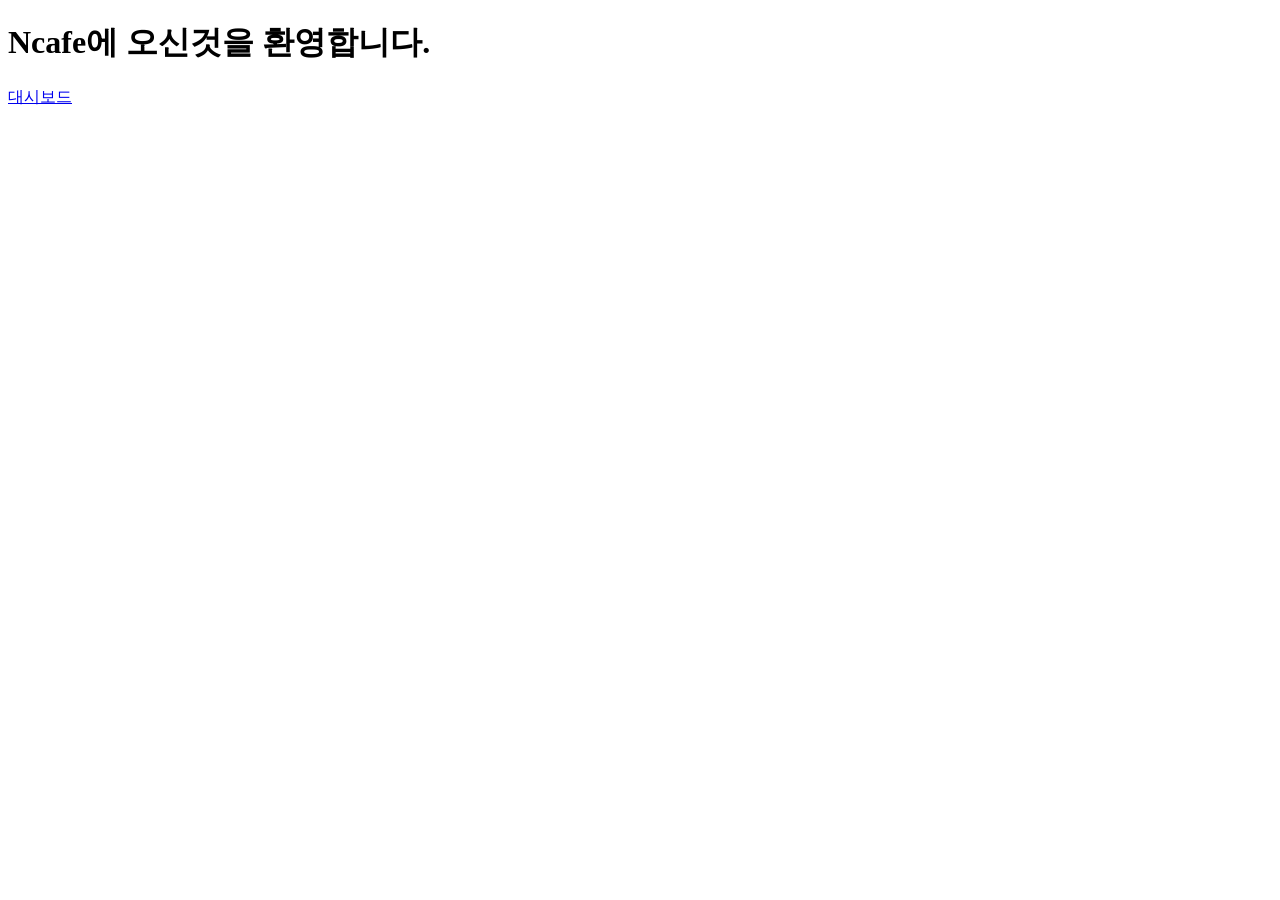
<file: index.html>
<!DOCTYPE html>
<html lang="en">
<head>
    <meta charset="UTF-8">
    <meta name="viewport" content="width=device-width, initial-scale=1.0">
    <title>Document</title>
</head>
<body>
    <header>
        <h1>Ncafe에 오신것을 환영합니다.</h1>
        <div>
            <!-- 현재 디렉토리(./)에서 admin 에 있는 index.html 로 가겠다
                    ./ 는 생략 가능 -->
            <a href="admin/index.html">대시보드</a>
        </div>
    </header>
    
</body>
</html>
</file>
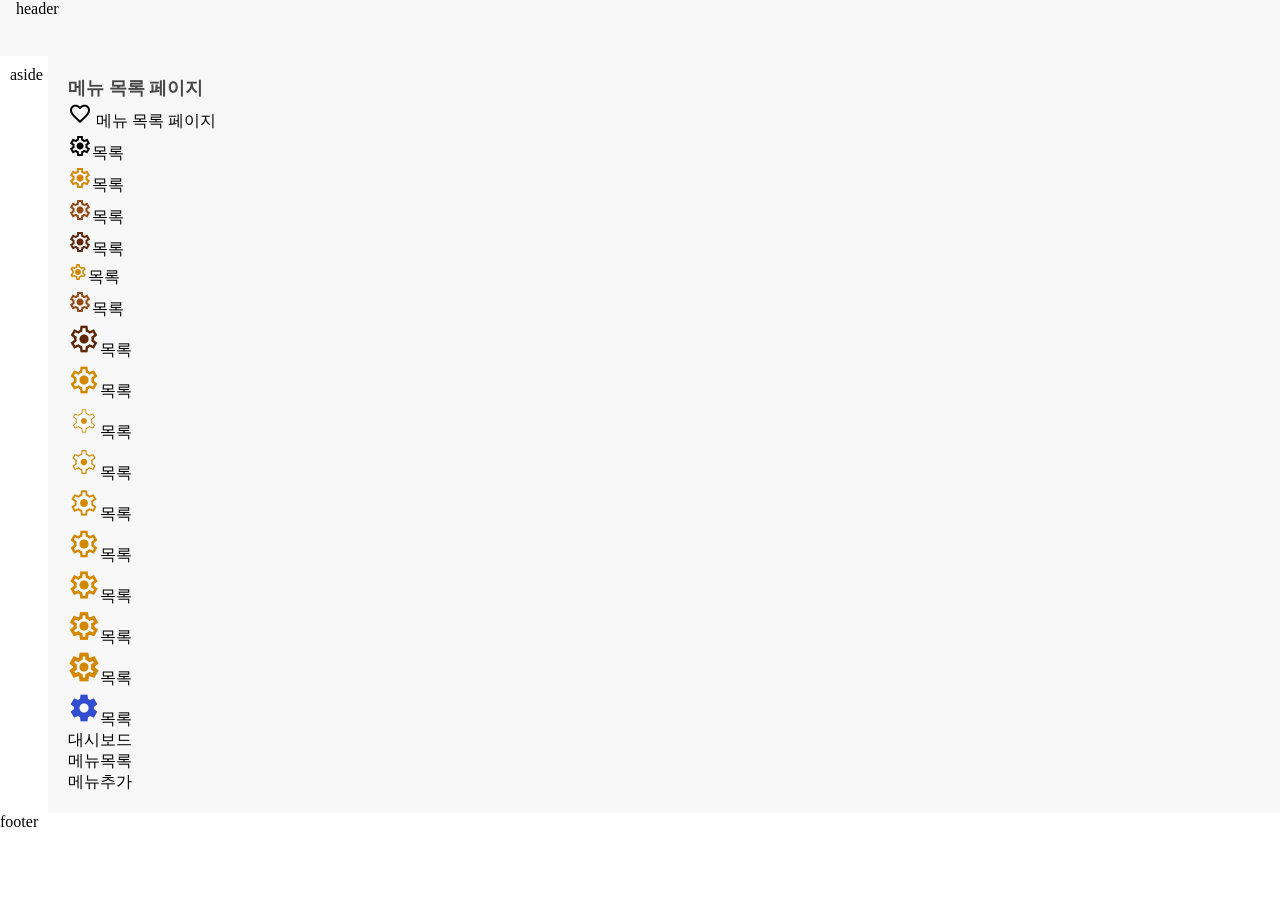
<file: admin/layout-2.html>
<!DOCTYPE html>
<html lang="en">

<head>
    <meta charset="UTF-8">
    <meta name="viewport" content="width=device-width, initial-scale=1.0">
    <title>Document</title>
    <link rel="stylesheet"
        href="https://fonts.googleapis.com/css2?family=Material+Symbols+Outlined:opsz,wght,FILL,GRAD@20..48,100..700,0..1,-50..200" />
    <link rel="stylesheet" href="../css/reset.css">
    <link rel="stylesheet" href="../css/style.css">
    <link rel="stylesheet" href="layout-2.css">
</head>

<body>
    <div id="root">
        <header class="header">header</header>
        <div class="body">
            <aside class="aside">aside</aside>
            <main>
                <h1 class="heading:1">메뉴 목록 페이지</h1>
                <h1 class="n-icon icon:favorite">
                    <!-- ::before  -->
                    메뉴 목록 페이지
                    <!-- ::after  -->
                </h1>
                <section>
                    <h1 class="n-icon icon:settings">목록</h1>
                    <h1 class="n-icon icon:settings icon-color:main-1">목록</h1>
                    <h1 class="n-icon icon:settings icon-color:main-2">목록</h1>
                    <h1 class="n-icon icon:settings icon-color:main-3">목록</h1>
                    <h1 class="n-icon icon:settings icon-color:main-1 icon-size:1">목록</h1>
                    <h1 class="n-icon icon:settings icon-color:main-2 icon-size:2">목록</h1>
                    <h1 class="n-icon icon:settings icon-color:main-3 icon-size:3">목록</h1>
                    <h1 class="n-icon icon:settings icon-color:main-1 icon-size:4">목록</h1>
                    <h1 class="n-icon icon:settings icon-color:main-1 icon-size:4 icon-weight:1">목록</h1>
                    <h1 class="n-icon icon:settings icon-color:main-1 icon-size:4 icon-weight:2">목록</h1>
                    <h1 class="n-icon icon:settings icon-color:main-1 icon-size:4 icon-weight:3">목록</h1>
                    <h1 class="n-icon icon:settings icon-color:main-1 icon-size:4 icon-weight:4">목록</h1>
                    <h1 class="n-icon icon:settings icon-color:main-1 icon-size:4 icon-weight:5">목록</h1>
                    <h1 class="n-icon icon:settings icon-color:main-1 icon-size:4 icon-weight:6">목록</h1>
                    <h1 class="n-icon icon:settings icon-color:main-1 icon-size:4 icon-weight:7">목록</h1>
                    <h1 class="n-icon icon:settings icon-color:accent-1 icon-size:4 icon-fill:1">목록</h1>
                    <ul>
                        <li><a href="/admin/index.html">대시보드</a></li>
                        <li><a href="/admin/menu/list.html">메뉴목록</a></li>
                        <li><a href="/admin/menu/create.html">메뉴추가</a></li>
                    </ul>
                </section>
            </main>
        </div>
        <footer class="footer">footer</footer>
    </div>
</body>
<!--  footer e -->

</html>
</file>
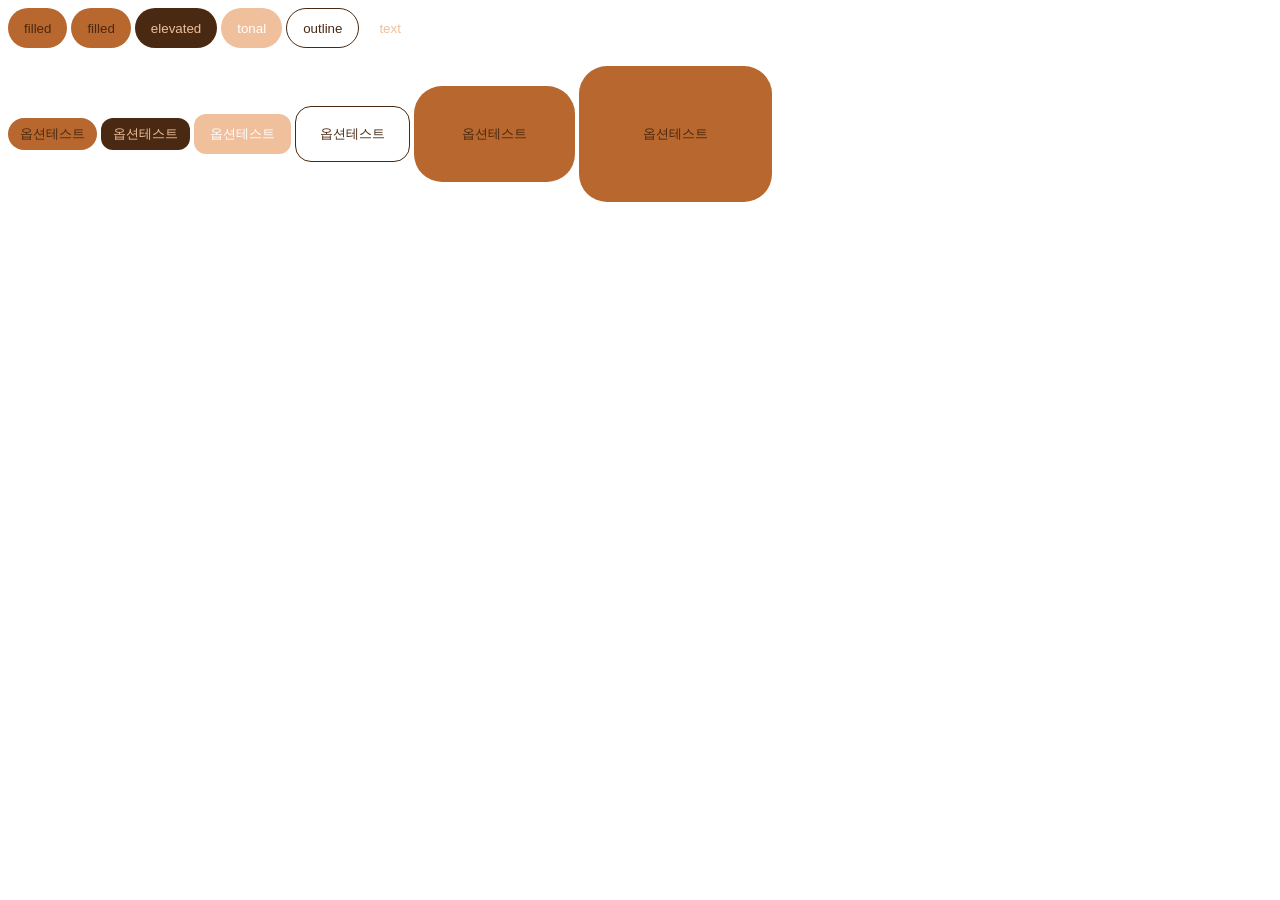
<file: admin/n-btn.html>
<!DOCTYPE html>
<html lang="en">
<head>
    <meta charset="UTF-8">
    <meta name="viewport" content="width=device-width, initial-scale=1.0">
    <title>Document</title>
    <link rel="stylesheet" href="../css/style.css">
    <link rel="stylesheet" href="../css/n-btn.css">
</head>
<body>
    <button class="n-btn">filled</button>
    
    <button class="n-btn n-btn:filled">filled</button>
    <button class="n-btn n-btn:elevated">elevated</button>
    <button class="n-btn n-btn:tonal">tonal</button>
    <button class="n-btn n-btn:outline">outline</button>
    <button class="n-btn n-btn:text">text</button>

    <br>
    <br>
    <button class="n-btn n-btn:filled n-btn:size-xs n-btn:shape-round">옵션테스트</button>
    <button class="n-btn n-btn:elevated n-btn:size-xs n-btn:shape-square-xs">옵션테스트</button>
    <button class="n-btn n-btn:tonal n-btn:size-s n-btn:shape-square-s">옵션테스트</button>
    <button class="n-btn n-btn:outline n-btn:size-m n-btn:shape-square-m">옵션테스트</button>
    <button class="n-btn n-btn:filled n-btn:size-l n-btn:shape-square-l">옵션테스트</button>
    <button class="n-btn n-btn:filled n-btn:size-xl n-btn:shape-square-xl">옵션테스트</button>
</body>
</html>
</file>
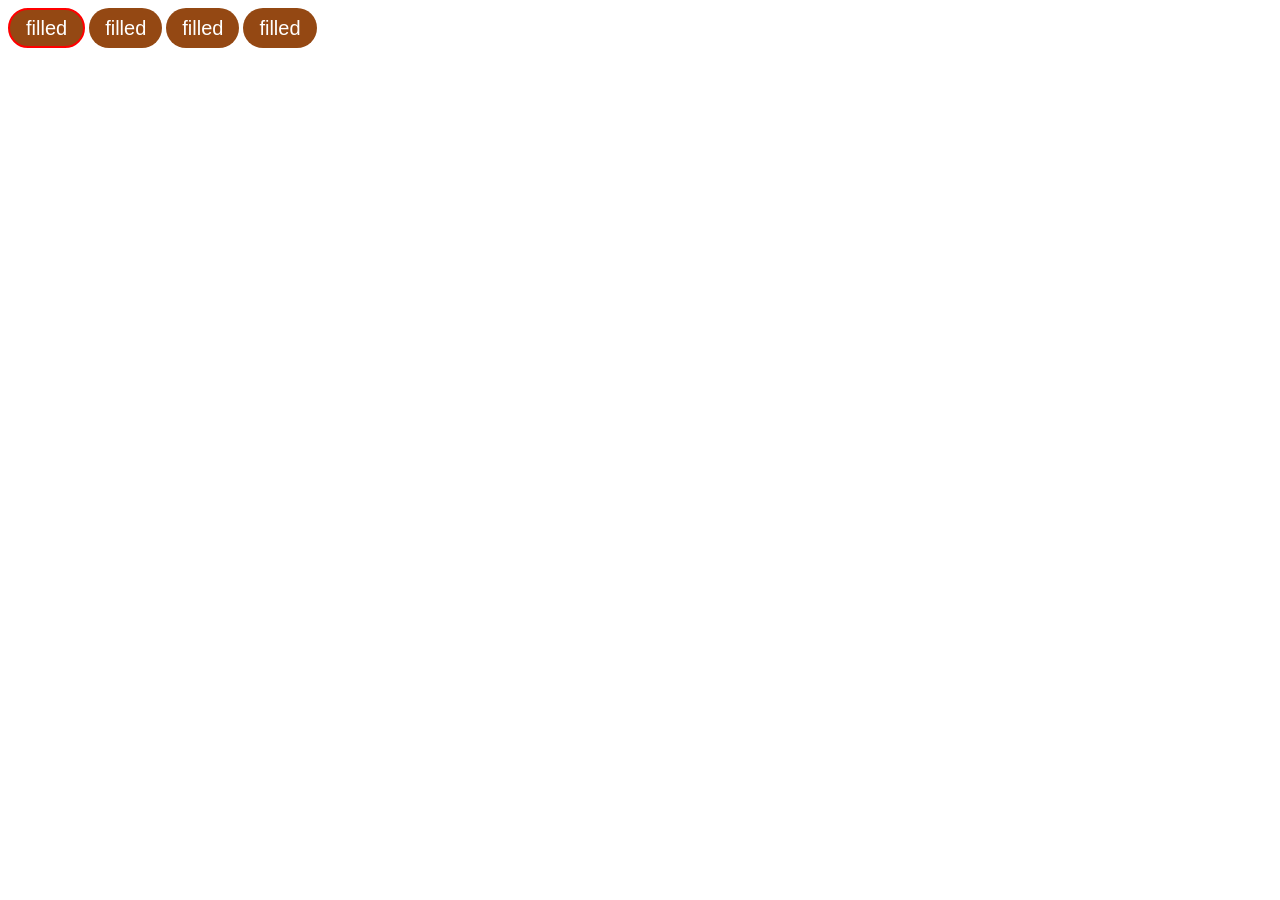
<file: another-css/n-btn.html>
<!DOCTYPE html>
<html lang="en">
<head>
    <meta charset="UTF-8">
    <meta name="viewport" content="width=device-width, initial-scale=1.0">
    <title>Document</title>
    <link rel="stylesheet" href="../css/style.css">
    <link rel="stylesheet" href="../another-css/n-btn.css">
    <style>
        .n-btn:first-child {
            border: 2px solid red;
        }

        .n-btn:hover {
            background-color: plum;
            padding: 30px;

            /* z축으로 45도 */
            transform: rotateZ(45deg);

            
        }
    </style>
</head>
<body>
    <button class="n-btn">filled</button>
    <button class="n-btn">filled</button>
    <button class="n-btn">filled</button>
    <button class="n-btn">filled</button>
    
</body>
</html>
</file>
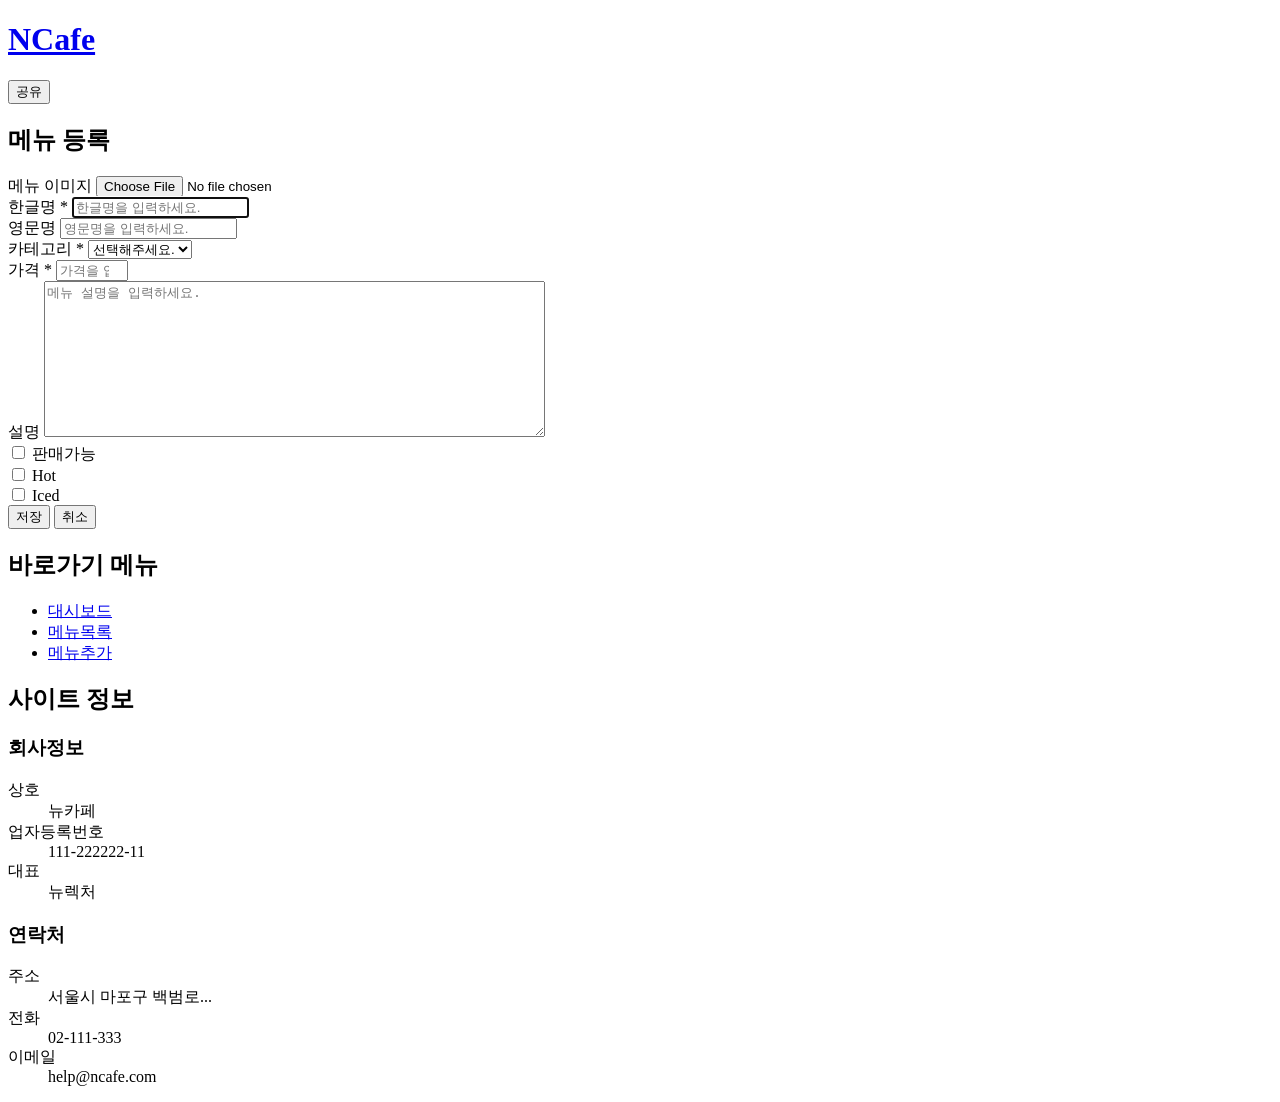
<file: admin/menu/create.html>
<!DOCTYPE html>
<html lang="en">

<head>
    <meta charset="UTF-8">
    <meta name="viewport" content="width=device-width, initial-scale=1.0">
    <title>Document</title>
</head>

<body>
    <!-- === header ===================== -->
    <header>
        <h1><a href="/index.html">NCafe</a></h1>
        <div>
            <button>공유</button>
        </div>
    </header>
    <!-- === main ===================== -->
    <main>
        <section>
            <h1>메뉴 등록</h1>
            <form id="menu-form" method="post" action="create.php">
                <div>
                    <label>
                        메뉴 이미지 <input type="file">
                    </label>
                </div>
                <div>
                    <label>
                        한글명 <span>*</span>
                        <input type="text" name="kor-name" required placeholder="한글명을 입력하세요." minlength="2"
                            maxlength="8" autocomplete="off" title="예)아메리카노" pattern="^[가-힣]+$" autofocus>
                    </label>
                </div>
                <div>
                    <label>
                        영문명 <input type="text" name="eng-name" placeholder="영문명을 입력하세요." pattern="^[a-zA-Z]+$"
                            title="예)Americano">
                    </label>
                </div>
                <div>
                    <label>
                        카테고리 <span>*</span>
                        <select name="category-id" required>
                            <option value="">선택해주세요.</option>
                            <option value="1">커피</option>
                            <option value="2">논커피</option>
                            <option value="3">티/차</option>
                            <option value="4">에이드</option>
                            <option value="5">주스/스무디</option>
                            <option value="6">아이스크림</option>
                            <option value="7">베이커리</option>
                        </select>
                    </label>
                </div>
                <div>
                    <label>
                        가격 <span>*</span>
                        <input type="number" name="price" required placeholder="가격을 입력하세요." min="100" max="10000">
                    </label>
                </div>

                <div>
                    <label>
                        설명
                        <textarea cols="60" rows="10" name="description" placeholder="메뉴 설명을 입력하세요."></textarea>
                    </label>
                </div>

                <div>
                    <label>
                        <input type="checkbox" name="is-sellable">
                        판매가능
                    </label>
                </div>

                <div>
                    <label>
                        <input type="checkbox" name="is-hot">
                        Hot
                    </label>
                </div>

                <div>
                    <label>
                        <input type="checkbox" name="is-ice">
                        Iced
                    </label>
                </div>
                <div>
                    <button>저장</button>
                    <button type="button" onclick="location.href='list.html'">취소</button>
                </div>
            </form>
        </section>
    </main>
    <!-- === nav ==================== -->
    <nav>
        <h1>바로가기 메뉴</h1>
        <ul>
            <li><a href="/admin/index.html">대시보드</a></li>
            <li><a href="/admin/menu/list.html">메뉴목록</a></li>
            <li><a href="/admin/menu/create.html">메뉴추가</a></li>
        </ul>
    </nav>
    <!-- === footer ==================== -->
    <footer>
        <section>
            <h1>사이트 정보</h1>
            <div>
                <section>
                    <h1>회사정보</h1>
                    <dl>
                        <dt>상호</dt>
                        <dd>뉴카페</dd>
                        <dt>업자등록번호</dt>
                        <dd>111-222222-11</dd>
                        <dt>대표</dt>
                        <dd>뉴렉처</dd>
                    </dl>
                </section>
                <section>
                    <h1>연락처</h1>
                    <dl>
                        <dt>주소</dt>
                        <dd>서울시 마포구 백범로...</dd>
                        <dt>전화</dt>
                        <dd>02-111-333</dd>
                        <dt>이메일</dt>
                        <dd>help@ncafe.com</dd>
                    </dl>
                </section>
            </div>
        </section>
    </footer>
</body>

</html>
</file>
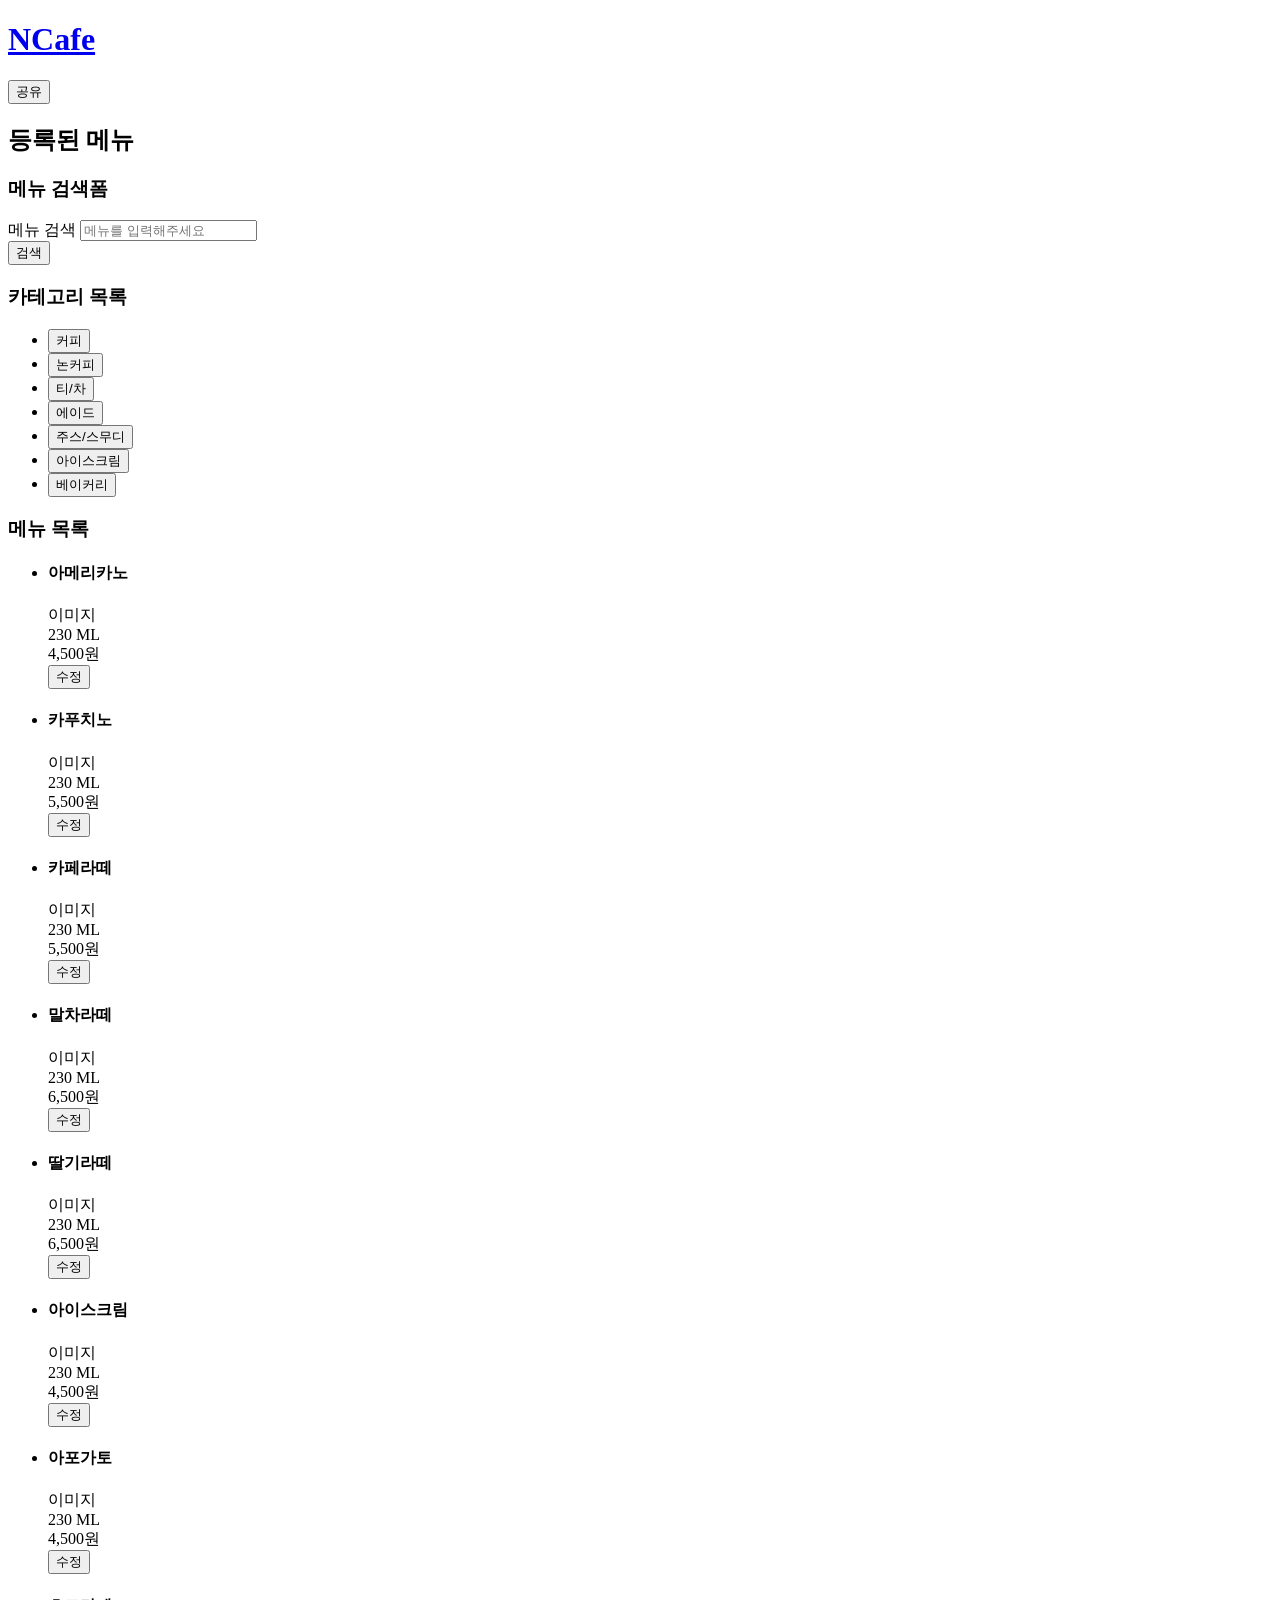
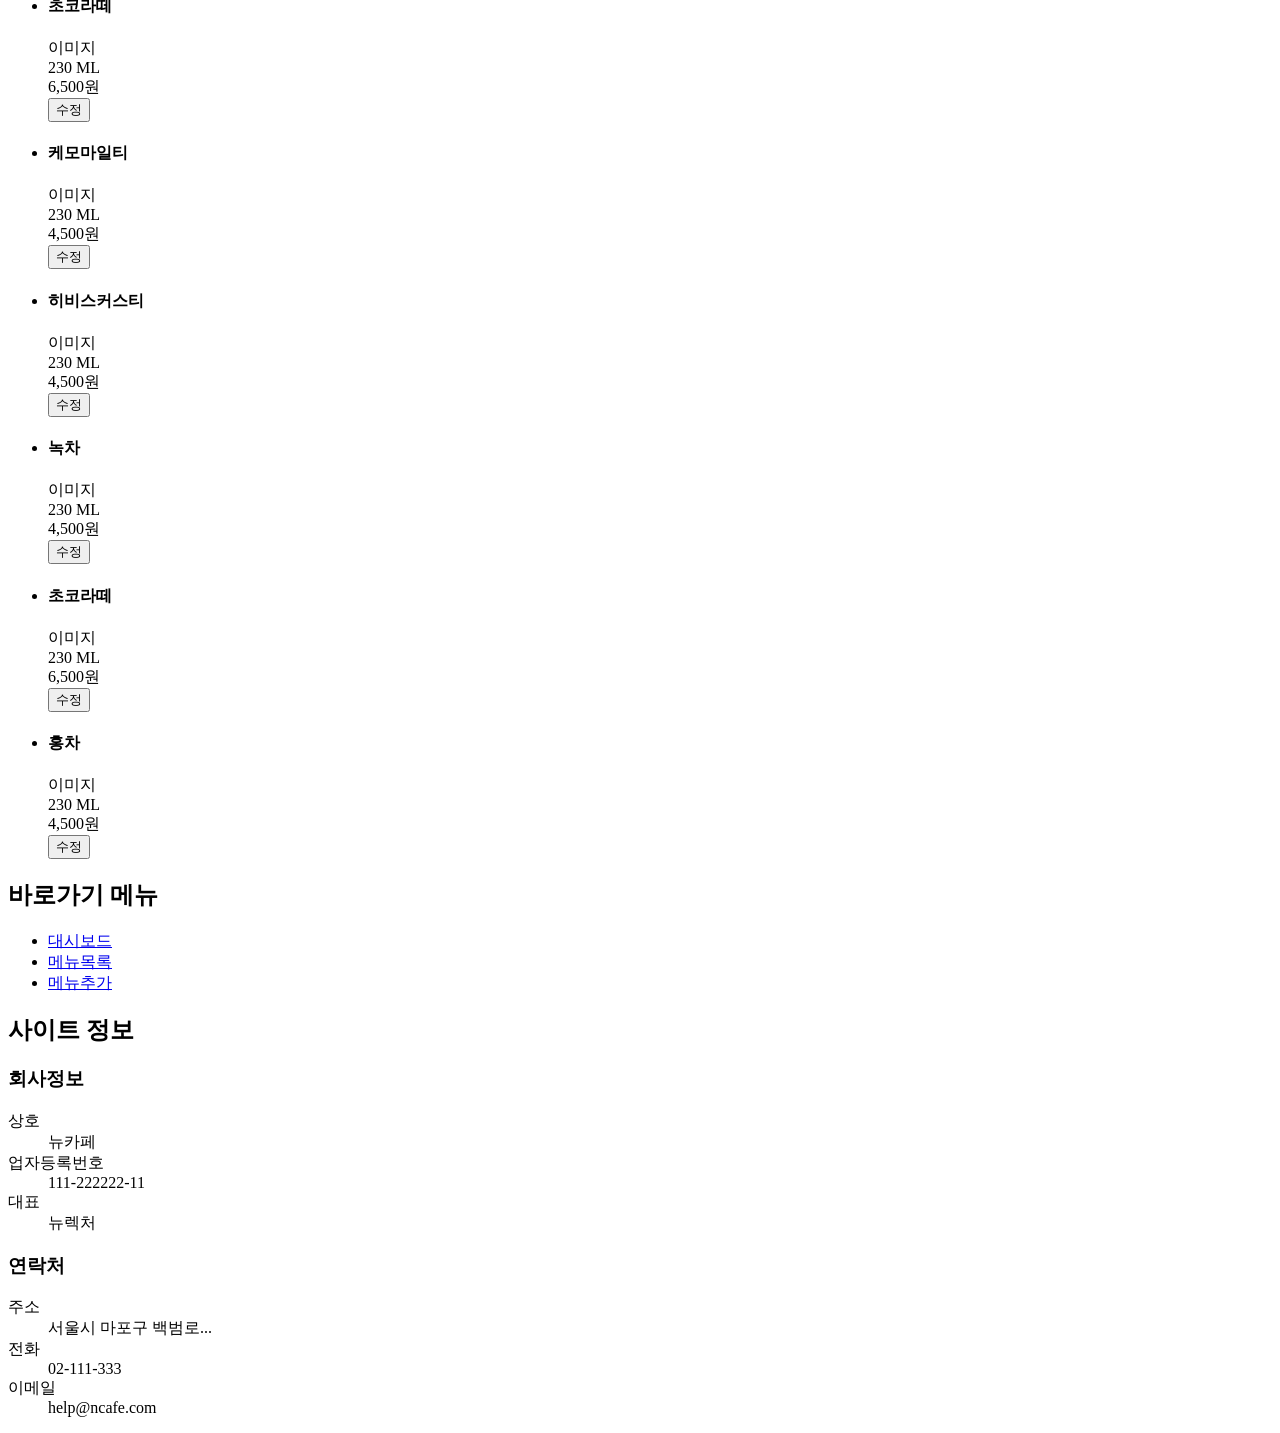
<file: admin/menu/list.html>
<!DOCTYPE html>
<html lang="en">


<head>
  <meta charset="UTF-8">
  <meta name="viewport" content="width=device-width, initial-scale=1.0">
  <title>Document</title>
</head>

<body>
  <!-- header s -->
  <header>
    <h1><a href="/index.html">NCafe</a></h1> <!-- header 제목 -->
    <div>
      <button>공유</button>
    </div>
  </header>
  <!-- header e -->
  <!-- main s -->
  <main>
    <!-- main section s -->
    <section>
      <h1>등록된 메뉴</h1> <!-- main section 제목 -->
      <div>
        <!-- 메뉴 검색 section s-->
        <section>
          <h1>메뉴 검색폼</h1> <!-- 메뉴검색 section 제목 -->
          <form>
            <label>메뉴 검색 <input type="text" name="menu-search" placeholder="메뉴를 입력해주세요"></label>
            <div>
              <button>검색</button>
            </div>
          </form>
        </section>
        <!-- 메뉴 검색 section e -->
        <!--  카테고리 목록 section s -->
        <section>
          <h1>카테고리 목록</h1> <!-- 카테고리 section 제목  -->
          <ul>
            <li><button>커피</button></li>
            <li><button>논커피</button></li>
            <li><button>티/차</button></li>
            <li><button>에이드</button></li>
            <li><button>주스/스무디</button></li>
            <li><button>아이스크림</button></li>
            <li><button>베이커리</button></li>
          </ul>
        </section>
        <!-- 카테고리 목록 section e -->
        <!-- 메뉴 목록 section s -->
        <section>
          <h1>메뉴 목록</h1> <!-- 메뉴목록 section 제목 -->
          <ul>
            <!-- 메뉴 -->
            <li>
              <article onclick="location.href='detail.html'">
                <h1>아메리카노</h1> <!-- 메뉴 제목 -->
                <div>
                  <div>이미지</div>
                  <div>230 ML</div>
                  <div>4,500원</div>
                  <div>
                    <button onclick="event.stopPropagation(); location.href='edit.html';">수정</button>
                  </div>
                </div>
              </article>
            </li>
            <!-- 메뉴 -->
            <li>
              <article onclick="location.href='detail.html'">
                <h1>카푸치노</h1>
                <div>
                  <div>이미지</div>
                  <div>230 ML</div>
                  <div>5,500원</div>
                  <div>
                    <button>수정</button>
                  </div>
                </div>
              </article>
            </li>
            <!-- 메뉴 -->
            <li>
              <article>
                <h1>카페라떼</h1>
                <div>
                  <div>이미지</div>
                  <div>230 ML</div>
                  <div>5,500원</div>
                  <div>
                    <button>수정</button>
                  </div>
                </div>
              </article>
            </li>
            <!-- 메뉴 -->
            <li>
              <article>
                <h1>말차라떼</h1>
                <div>
                  <div>이미지</div>
                  <div>230 ML</div>
                  <div>6,500원</div>
                  <div>
                    <button>수정</button>
                  </div>
                </div>
              </article>
            </li>
            <!-- 메뉴 -->
            <li>
              <article>
                <h1>딸기라떼</h1>
                <div>
                  <div>이미지</div>
                  <div>230 ML</div>
                  <div>6,500원</div>
                  <div>
                    <button>수정</button>
                  </div>
                </div>
              </article>
            </li>
            <!-- 메뉴 -->
            <li>
              <article>
                <h1>아이스크림</h1>
                <div>
                  <div>이미지</div>
                  <div>230 ML</div>
                  <div>4,500원</div>
                  <div>
                    <button>수정</button>
                  </div>
                </div>
              </article>
            </li>
            <!-- 메뉴 -->
            <li>
              <article>
                <h1>아포가토</h1>
                <div>
                  <div>이미지</div>
                  <div>230 ML</div>
                  <div>4,500원</div>
                  <div>
                    <button>수정</button>
                  </div>
                </div>
              </article>
            </li>
            <!-- 메뉴 -->
            <li>
              <article>
                <h1>초코라떼</h1>
                <div>
                  <div>이미지</div>
                  <div>230 ML</div>
                  <div>6,500원</div>
                  <div>
                    <button>수정</button>
                  </div>
                </div>
              </article>
            </li>
            <!-- 메뉴 -->
            <li>
              <article>
                <h1>케모마일티</h1>
                <div>
                  <div>이미지</div>
                  <div>230 ML</div>
                  <div>4,500원</div>
                  <div>
                    <button>수정</button>
                  </div>
                </div>
              </article>
            </li>
            <!-- 메뉴 -->
            <li>
              <article>
                <h1>히비스커스티</h1>
                <div>
                  <div>이미지</div>
                  <div>230 ML</div>
                  <div>4,500원</div>
                  <div>
                    <button>수정</button>
                  </div>
                </div>
              </article>
            </li>
            <!-- 메뉴 -->
            <li>
              <article>
                <h1>녹차</h1>
                <div>
                  <div>이미지</div>
                  <div>230 ML</div>
                  <div>4,500원</div>
                  <div>
                    <button>수정</button>
                  </div>
                </div>
              </article>
            </li>
            <!-- 메뉴 -->
            <li>
              <article>
                <h1>초코라떼</h1>
                <div>
                  <div>이미지</div>
                  <div>230 ML</div>
                  <div>6,500원</div>
                  <div>
                    <button>수정</button>
                  </div>
                </div>
              </article>
            </li>
            <!-- 메뉴 -->
            <li>
              <article>
                <h1>홍차</h1>
                <div>
                  <div>이미지</div>
                  <div>230 ML</div>
                  <div>4,500원</div>
                  <div>
                    <button>수정</button>
                  </div>
                </div>
              </article>
            </li>
          </ul>
        </section>
        <!-- 메뉴 목록 section e -->
      </div>
    </section>
    <!-- main section e -->
  </main>
  <!-- main e -->
  <!-- nav s -->
  <nav>
    <h1>바로가기 메뉴</h1>
    <ul>
      <li><a href="/admin/index.html">대시보드</a></li>
      <li><a href="/admin/menu/list.html">메뉴목록</a></li>
      <li><a href="/admin/menu/create.html">메뉴추가</a></li>
    </ul>
  </nav>
  <!-- nav e -->
  <!-- footer s -->
  <footer>
    <section>
      <h1>사이트 정보</h1>
      <div>
        <section>
          <h1>회사정보</h1>
          <dl>
            <dt>상호</dt>
            <dd>뉴카페</dd>
            <dt>업자등록번호</dt>
            <dd>111-222222-11</dd>
            <dt>대표</dt>
            <dd>뉴렉처</dd>
          </dl>
        </section>
        <section>
          <h1>연락처</h1>
          <dl>
            <dt>주소</dt>
            <dd>서울시 마포구 백범로...</dd>
            <dt>전화</dt>
            <dd>02-111-333</dd>
            <dt>이메일</dt>
            <dd>help@ncafe.com</dd>
          </dl>
        </section>
      </div>
    </section>
  </footer>
  <!-- footer e -->
</body>


</html>
</file>
<file: css/style.css>
/* import 해서 icon 에서 스타일 사용할수있게하기 */
@import url('n-icon.css');
@import url('n-btn.css');

/* 변수 선언해서 공통으로 쓰기 */
:root {
    --color-base-1: #ffffff;
    --color-base-2: #e9e9e9;
    --color-base-3: #c1c1c1;
    --color-base-4: #888888;
    --color-base-5: #666666;
    --color-base-6: #595959;
    --color-base-7: #484848;
    --color-base-8: #292929;
    --color-base-9: #000000;
    --color-main-1: #d48700;
    --color-main-2: #944813;
    --color-main-3: #5e2808;
    --color-accent-1: #334DCF;

    --heading-color: #494949;
    --heading-size-1: 18px;
    --heading-size-2: 14px;
    --heading-size-3: 14px;
    --heading-weight-1: bold;
    --heading-weight-2: normal;

    --icon-size-1: 20px;
    --icon-size-2: 24px;
    --icon-size-3: 32px;
    --icon-size-4: 32px;

}


/* heading */
/* 조합형 (이름을 조합해서 쓴다) */
/* .heading {
    font-weight: bold;
    color: #494949;
} */

/* 공통 속성 사용하는 또 다른 방법 */
/* 확장형 (필요한 이름을 계속해서 확장해서 쓴다)*/
/* .heading\:1
.heading\:2
.heading\:3 {
    font-weight: bold;
    color: #494949;
}  */

.heading\:1 {
    font-size: var(--heading-size-1);
    font-weight: var(--heading-weight-1);
    color: var(--heading-color);
}

.heading\:2 {
    font-size: var(--heading-size-2);
    font-weight: var(--heading-weight-2);
    color: var(--heading-color);
}

.heading\:3 {
    font-size: var(--heading-size-3);
    font-weight: var(--heading-weight-2);
    color: var(--heading-color);
}
</file>
<file: admin/layout-2.css>
/*
// 가장 큰 박스(박스의 기본 레이아웃(flex 레이아웃),  -> 작은 박스 -> 콘텐츠
1. 가장 밖에 있는 박스 확인
2. 박스의 정렬(오토/수동) 방식 확인
3. 정렬과 여백의 관계 확인
4. 박스의 패딩, 마진 확인
5. 박스 꾸미기 : 쉐도우, 배경, 보더, 등...
6. 크기가 고정된 박스의 오버플로우 처리 확인
-------------------------------------
// 콘텐츠 박스에 대한 스타일
1. 리셋



1. 박스크기
    1. 박스의 기본 크기
    너비 : 100%/inherit
    높이 : 0 -> 자식이 높이를 결정한다.
    2. 가장 상위 박스는?
    html -> body -> div#root -> header, main, footer
    3. 박스의 크기를 설정하기
    크기 단위 : cm, mm, px | em, rem, %, vw, vh
    4. 크기 상속
    - 자식 박스가 부모 박스의 크기를 상속받는다.
        % vs inherit
2. 박스의 여백
    1. 마진
        - 박스의 외부 여백
    2. 패딩
        - 박스의 내부 여백
3. 박스의 배치
    1. 기본 레이아웃
        - 위에서 아래로 배치
        - 왼쪽에서 오른쪽으로 배치
    2. 박스의 레이아웃 설정
        1. flexbox 설정
        - display : flex;
        - flex-direction : row | row-reverse | column | column-reverse;
        2. 박스정렬방식
        - 메인 축 방향 정렬 : justify-content
        - 교차 축 방향 정렬 : align-items
        3. 특정 아이템 정렬
        - justify-self
        - align-self
        4. 특정 아이템 사이에 여백 넣기
        - margin-auto
        ** 모든 정렬은 박스를 이동시키는 것이 아니라 여백을 이동시키는 작업이다.
            즉. 백이여 없으면 정렬도 없다.
        5. 박스 선택
        - class 명으로 선택하는 것이 유리하다.
        6. 정렬과 박스 크기
        - 수직축 크로스 정렬을 할 때는 컨텐츠의 크기가 박스의 크기가 된다.
4. 박싱 실습    
5. 박스에 패딩주기
    padding-top: 10px;
    padding-bottom: 10px;
    padding-left: 10px;
    padding-right: 10px;
    1. 축약표현
        padding: 10px 20px 30px 40px;
        padding: 10px 20px;
    2. 박스크기에 영향을 주는 속성
        padding -> box-sizing: border-box;
6. 박스의 수동 위치
    // 자동위치이므로 절대좌표를 사용할 수 없는 position
    1. position: static;
    // 절대좌표를 이용하는 position 
    - 중요 한 부분은 left/top을 사용할 때 그 원점이 무엇인지에 따라서
    - 다음 4가지 경우가 있다.
    2. position: absolute; // 문서의 좌/상단 꼭지점이 원점
    3. position: fixed;    // 화면의 좌/상단 꼭지점이 원점
    4. position: sticky;
    5. position: relative;
7. shadow : box-shadow: 10px 10px 10px 10px rgba(0, 0, 0, 0.5);
8. background
9. 목록/표/..../
10. 컨텐트
11. 클래스를 잘 정리(...) / 슈도 클래스, 슈도 엘리먼트
*/
html{
    height: 100%;
}
body{
    height:100%;
    margin:0;
}

#root{
    background-color: #f8f8f8;
    width: 100%; /* 고정크기(cm, mm / px), 가변크기(em, rem, %, vw, vh)*/
    height:100%;
    display: flex;
    flex-direction: column;      
}

/* 
media (내가 사용하는 화면)가 선호하는 색깔이 dark다. 
그럼 나는 무슨색깔로 지정하겠다 라는 뜻 
구글에서 설정 -> 모드 색 바꾸면 같이 바귐 
*/
@media (prefers-color-scheme: dark) {
    #root {
        background-color: #121212;
    }
}

/* 공통 분모는 위에 */
.header, 
main{    
    /* background-image: url(../image/pngtree.jpg);
    background-size: contain;
    background-position: center;
    background-repeat: no-repeat; 
    background: url(../image/pngtree.jpg) no-repeat center center;
    background-size: contain;
    background-position: center 100px;
    background-attachment: fixed;    */
}
/* 특화된 속성은 덮어쓸 수 있는 아래에 */
.header{
    /* boxing */
    height: 64px;
    width: 100%;
    /* background-color: yellow; */
    /* background-position: left 0px; */
    padding:0 16px;
    
    position: sticky; 
    top: 0;
}


.body{
    /* boxing */
    /* background-color: transparent;       */
    /* layout */
    flex-grow: 1;
    display: flex;
    /* flex-direction: row; */
}

.aside{
    /* boxing */
    box-sizing: border-box;
    width: 48px;
    background-color: white;
    padding:10px;
}
main{
    /* boxing */
    flex-grow: 1; 
    padding:20px;   
    
    position: relative;
}
.box{
    width: 100px;
    height: 100px;
    background-color: red;
    position: absolute;
    top: 200px;
    left: 200px;
    border-top-left-radius: 10px;
    border-top-right-radius: 10px;
    border-bottom-left-radius: 10px;
    border-bottom-right-radius: 10px;
}
.tool-bar{
    /* boxing */
    height: 64px;
    width: 100%;
    background-color: rgb(171, 245, 175);
    padding:0 16px;
    
    position: fixed; 
    /* top:500px;     */
    bottom: 0;
}
.footer{
    /* boxing */
    height: 100px;
    background-color: white;      
}
</file>
<file: css/n-btn.css>
:root {
    /* background 및 글씨 color */
    --color-btn-1: #B8672E;
    --color-btn-2: white;
    --color-btn-3: #f0bf9c;
    --color-btn-4: transparent;
    --color-btn-5: #492911;

    /* button shape */
    --btn-shape-round: 999px;
    --btn-shape-square-xs: 12px;
    --btn-shape-square-s: 12px;
    --btn-shape-square-m: 16px;
    --btn-shape-square-l: 28px;
    --btn-shape-square-xl: 28px;

    /* btn height */
    --btn-height-xs: 32px;
    --btn-height-s: 40px;
    --btn-height-m: 56px;
    --btn-height-l: 96px;
    --btn-height-xl: 136px;

    /* btn padding */
    --btn-padding-xs: 12px;
    --btn-padding-s: 16px;
    --btn-padding-m: 24px;
    --btn-padding-l: 48px;
    --btn-padding-xl: 64px;
}

/* 버튼에서 변화를 가질수 있는 옵션들을 변수로 선언 */
.n-btn {
    --btn-background-color: var(--color-btn-1);
    --btn-color: var(--color-btn-5);
    --btn-shape: var(--btn-shape-round);
    --btn-height: var(--btn-height-s);
    --btn-padding: var(--btn-padding-s);
}

/* 다크모드일 때 버튼의 색상을 변경 */
@media (prefers-color-scheme: dark) {
    .n-btn {
        --btn-background-color: var(--color-btn-3);
        --btn-color: var(--color-btn-2);
    }
}

.n-btn {
    /* 실제로 버튼 정의를 위한 스타일 코드를 작성 */
    /* layout */
    display: inline-flex;
    justify-content: center;
    align-items: center;
    background-color: var(--btn-background-color);

    /* content */
    color: var(--btn-color);
    height: var(--btn-height);
    padding: var(--btn-padding);
    border: none;
    border-radius: var(--btn-shape);
}


/* color */
.n-btn\:filled {
    /* --btn-background-color-1 : 디폴트갈색 */
    --btn-background-color: var(--color-btn-1);
    --btn-color: var(--color-btn-5);
}
.n-btn\:elevated {
    /* --btn-background-color-2 : white */
    --btn-background-color: var(--color-btn-5);
    --btn-color: var(--color-btn-3);
}
.n-btn\:tonal {
    /* --btn-background-color-2 : 연한 갈색 */
    --btn-background-color: var(--color-btn-3);
    --btn-color: var(--color-btn-2);
}
.n-btn\:outline {
    /* --btn-background-color-2 : 투명 */
    --btn-background-color: var(--color-btn-4);
    --btn-color: var(--color-btn-5);
    border: 1px solid var(--color-btn-5);
}
.n-btn\:text {
    /* --btn-background-color-2 : 투명 */
    --btn-background-color: var(--color-btn-4);
    --btn-color: var(--color-btn-3);
}


/* shape */
.n-btn\:shape-round {
    --btn-shape: var(--btn-shape-round);
}
.n-btn\:shape-square-xs {
    --btn-shape: var(--btn-shape-square-xs);
}
.n-btn\:shape-square-s {
    --btn-shape: var(--btn-shape-square-s);
}
.n-btn\:shape-square-m {
    --btn-shape: var(--btn-shape-square-m);
}
.n-btn\:shape-square-l {
    --btn-shape: var(--btn-shape-square-l);
}
.n-btn\:shape-square-xl {
    --btn-shape: var(--btn-shape-square-xl);
}

/* size */
.n-btn\:size-xs {
    --btn-height: var(--btn-height-xs);
    --btn-padding: var(--btn-padding-xs);
}
.n-btn\:size-s {
    --btn-height: var(--btn-height-s);
    --btn-padding: var(--btn-padding-s);
}
.n-btn\:size-m {
    --btn-height: var(--btn-height-m);
    --btn-padding: var(--btn-padding-m);
}
.n-btn\:size-l {
    --btn-height: var(--btn-height-l);
    --btn-padding: var(--btn-padding-l);
}
.n-btn\:size-xl {
    --btn-height: var(--btn-height-xl);
    --btn-padding: var(--btn-padding-xl);
}
</file>
<file: another-css/n-btn.css>
.n-btn {
    /* ----------상수변수-------------- */
    --btn-height-1: 32px;
    --btn-height-2: 40px;
    --btn-height-3: 56px;
    --btn-height-4: 96px;
    --btn-height-5: 136px;
    --btn-padding-1: 0 12px;
    --btn-padding-2: 0 16px;
    --btn-padding-3: 0 24px;
    --btn-padding-4: 0 48px;
    --btn-padding-5: 0 64px;
    /* --------------변수---------------- */
    --btn-color: var(--color-main-2);
    --btn-size: var(--icon-size-1);
    --btn-weight: 500;
    --btn-height: var(--btn-height-2);
    --btn-padding: var(--btn-padding-2);
    --btn-fill: 1;
}

@media (prefers-color-scheme: dark) {
    .n-btn {
        --btn-color: var(--color-main-1);
    }
}

.n-btn {
    /* boxing*/
    height: var(--btn-height);
    padding: var(--btn-padding);
    border-radius: 40px;
    border: 0px;
    background-color: var(--btn-color);
    /* content */
    font-size: var(--btn-size);
    font-weight: var(--btn-weight);
    color: var(--color-base-1);
    font-variation-settings: 'FILL' var(--btn-fill);

    /* effect */
    /* 1초동안 천천히 바뀔꺼에요 */
    transition: background-color 1s, padding 1s, transform 1s ease;
}
</file>
